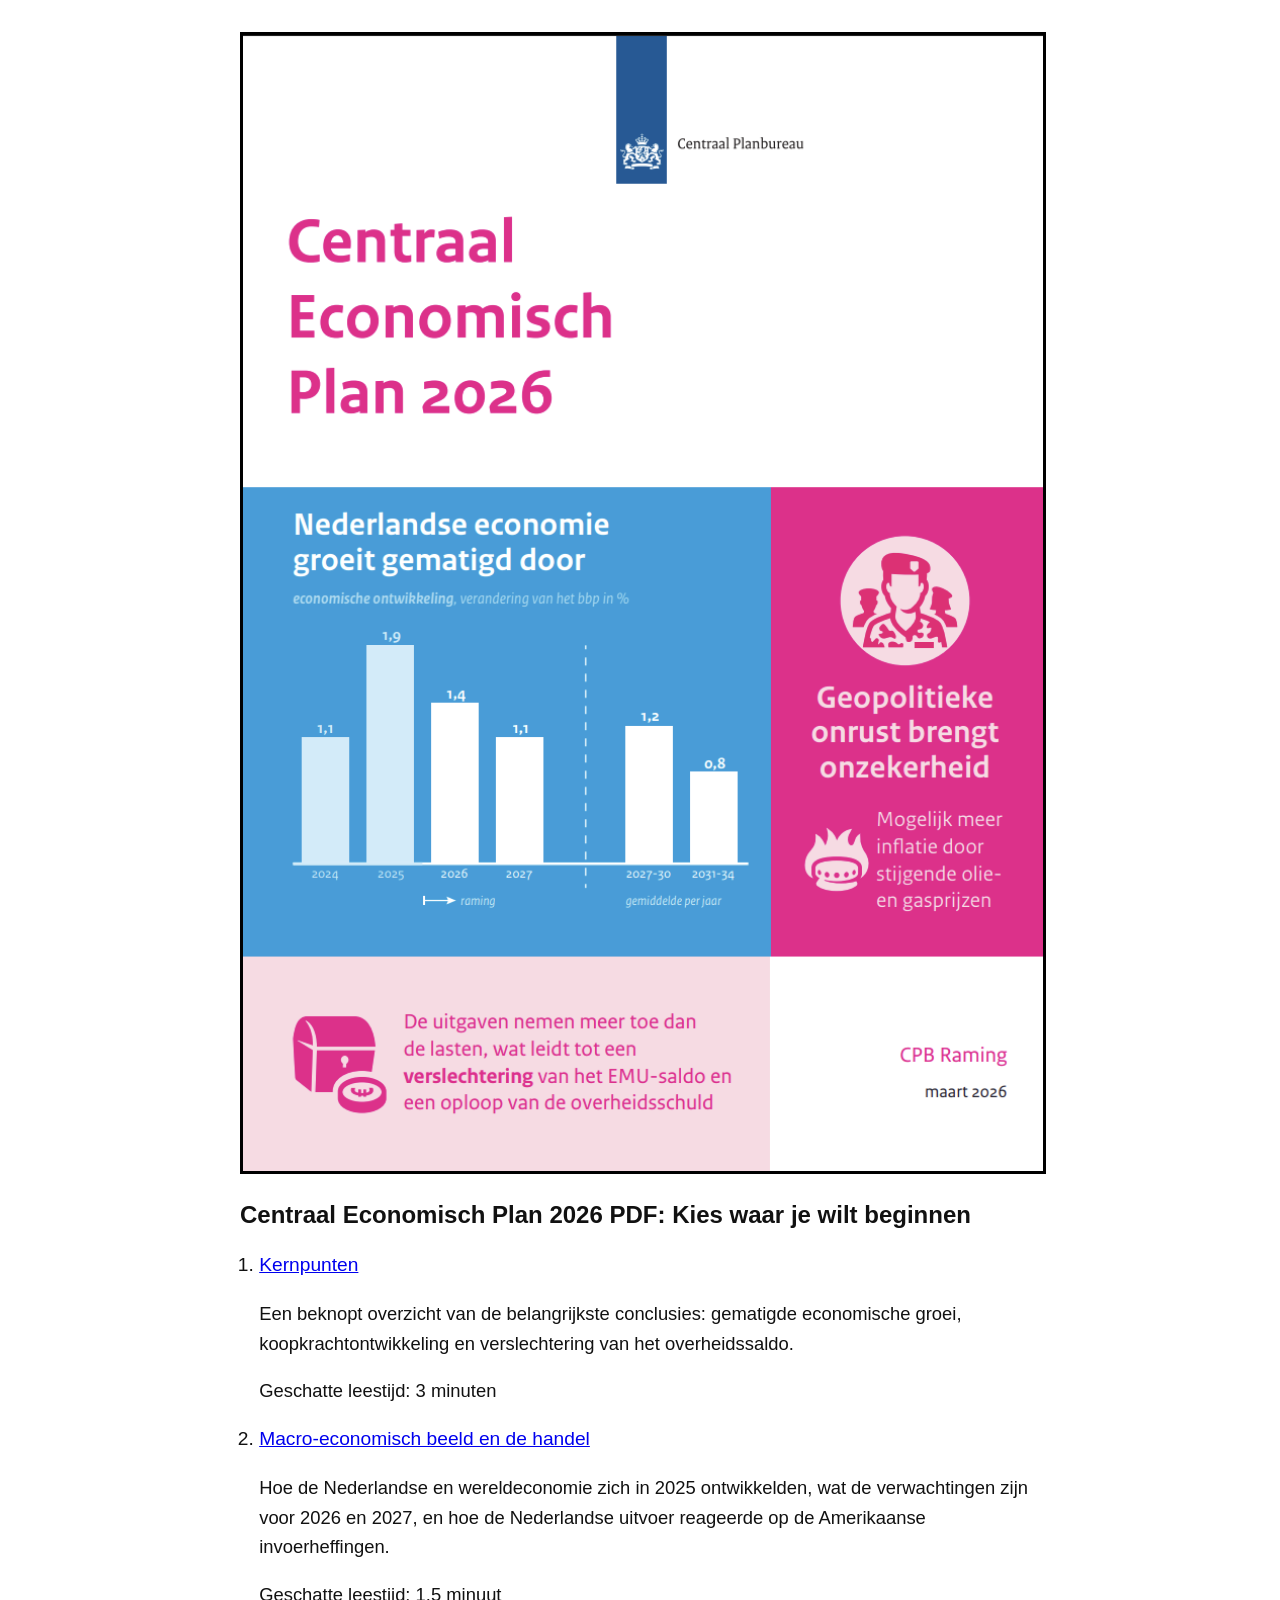
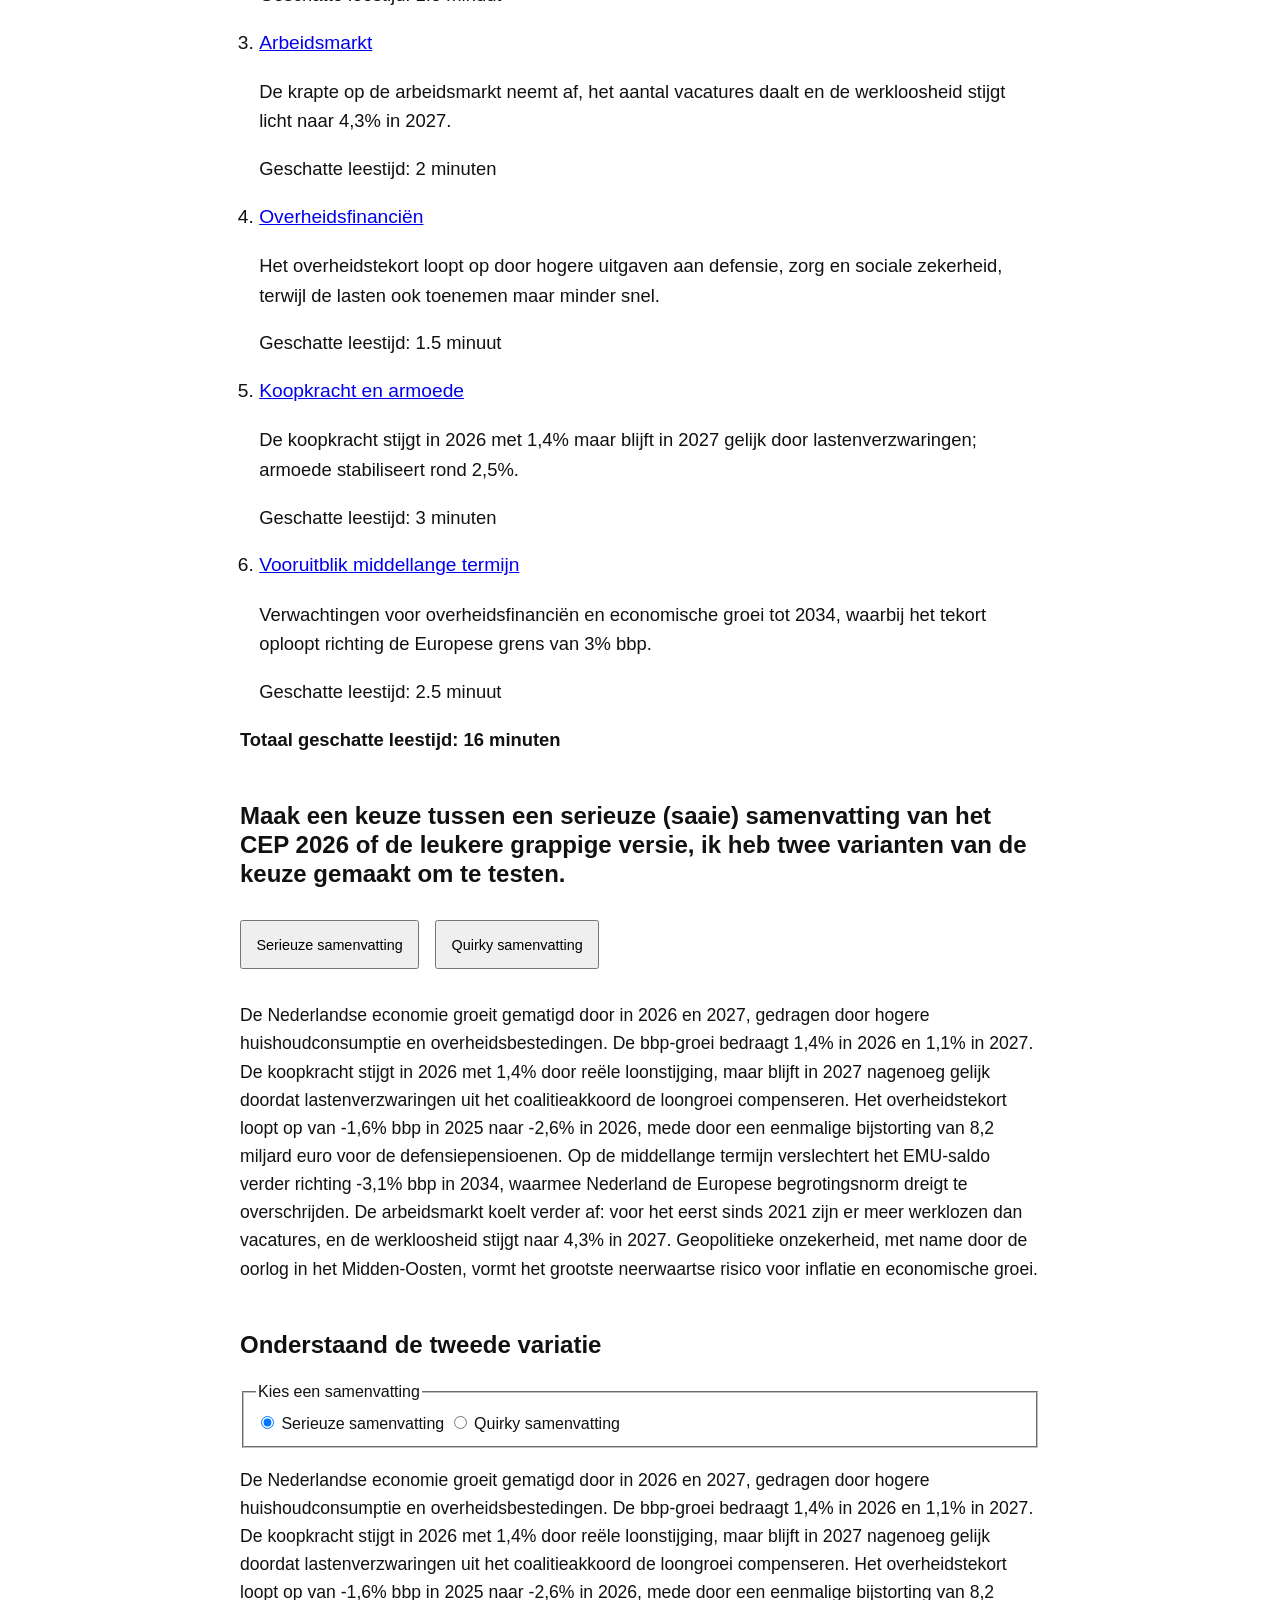
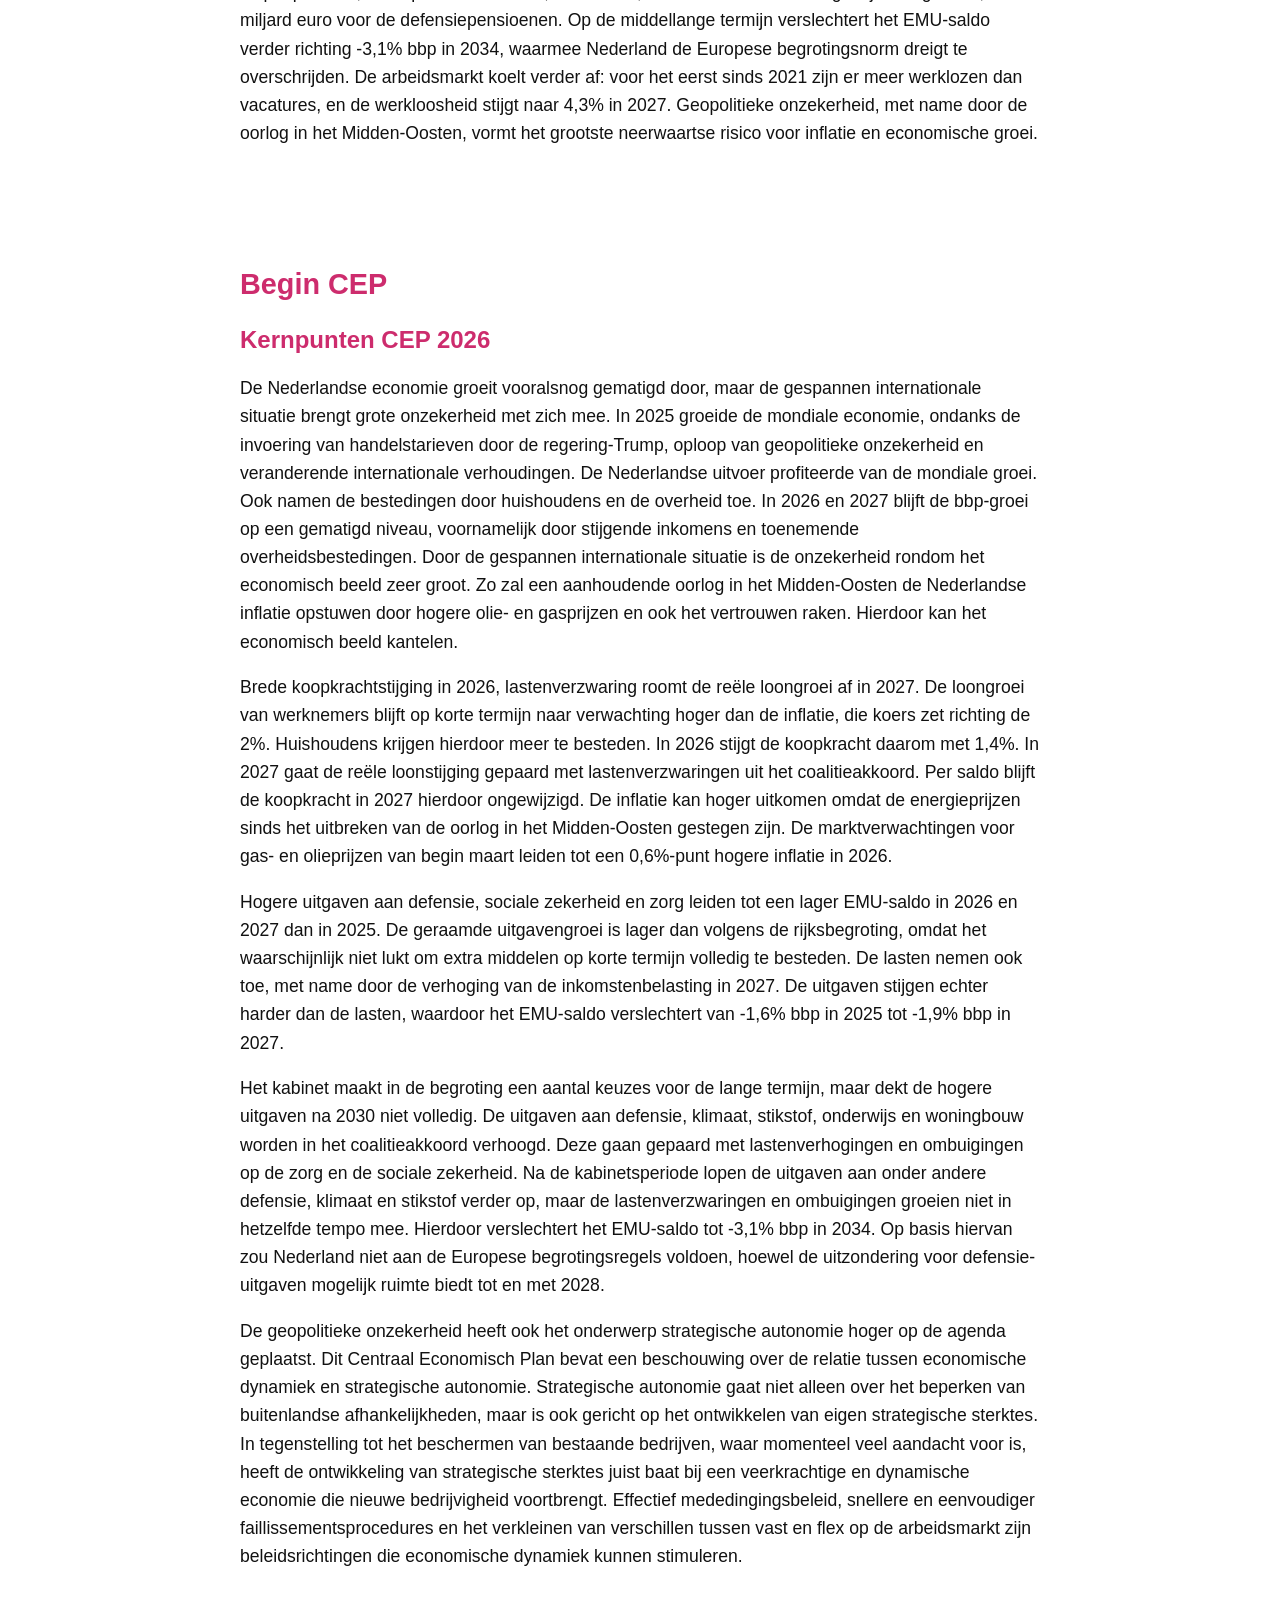
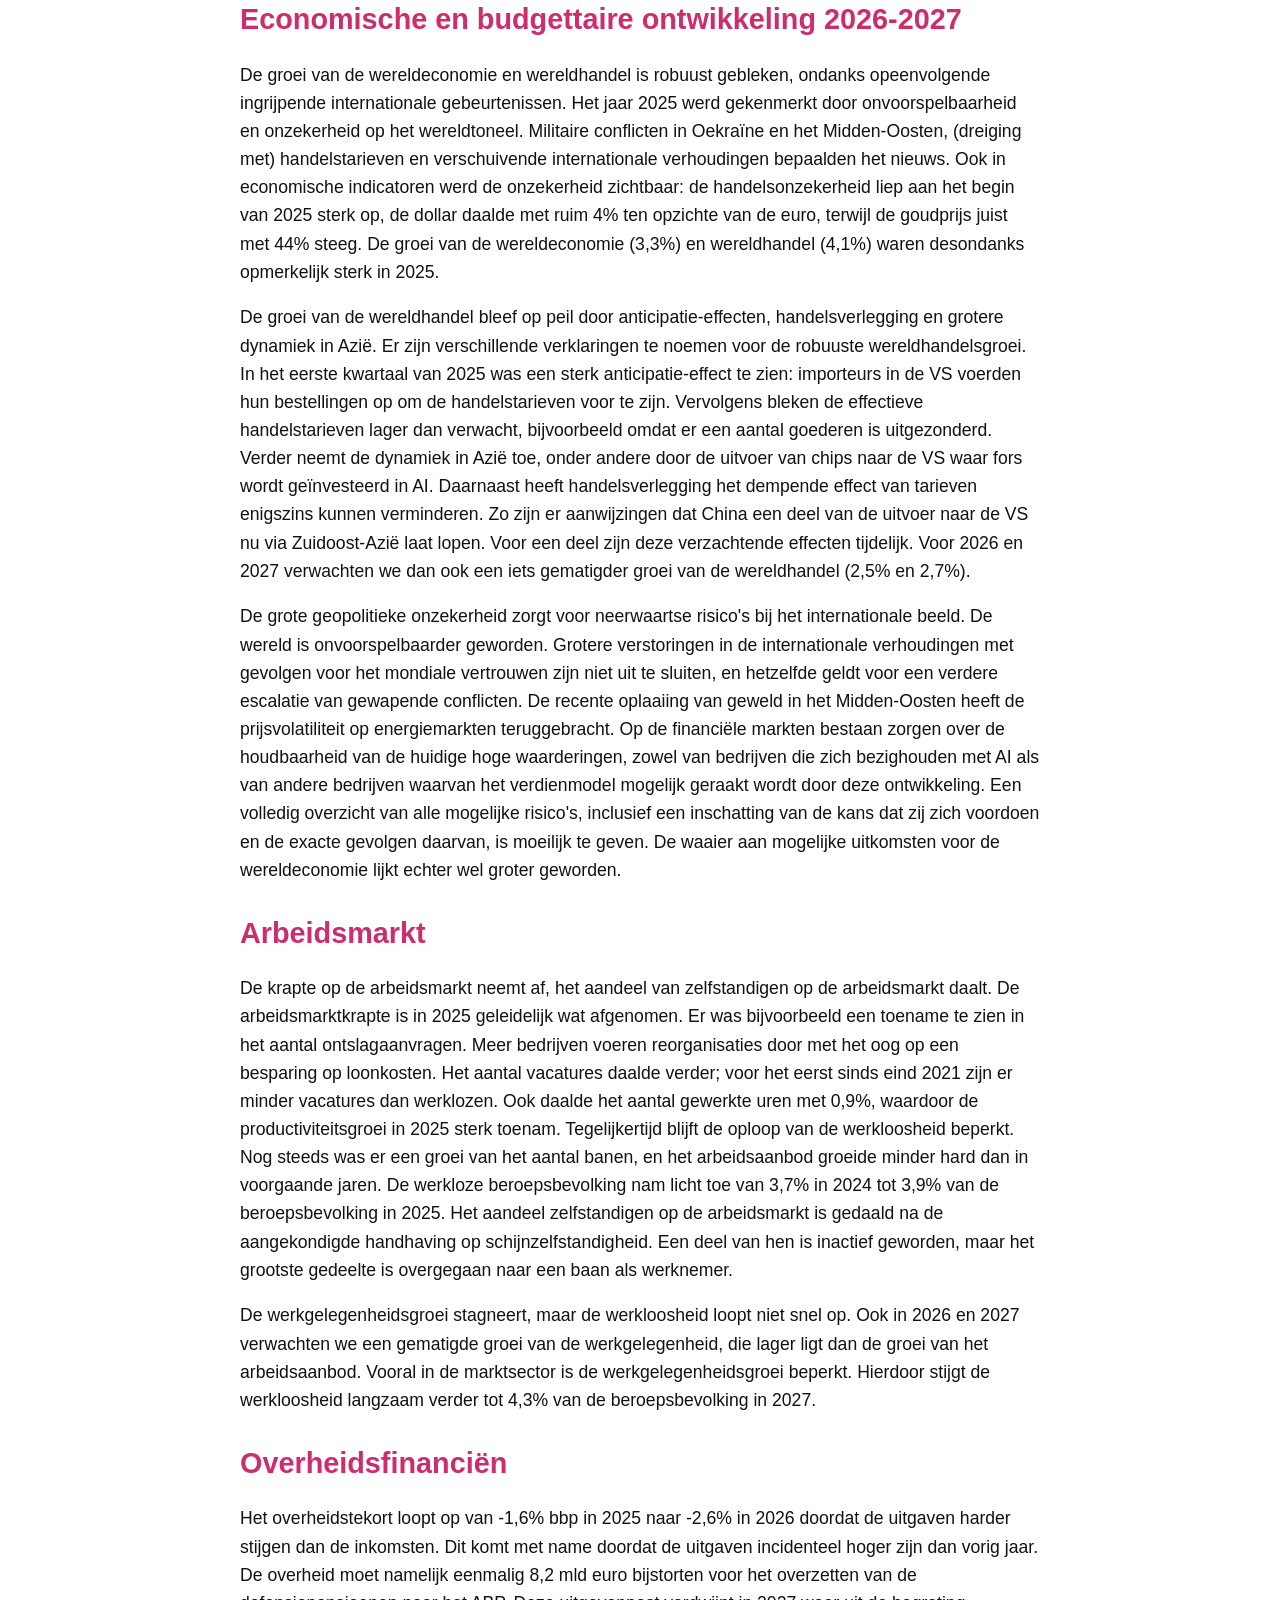
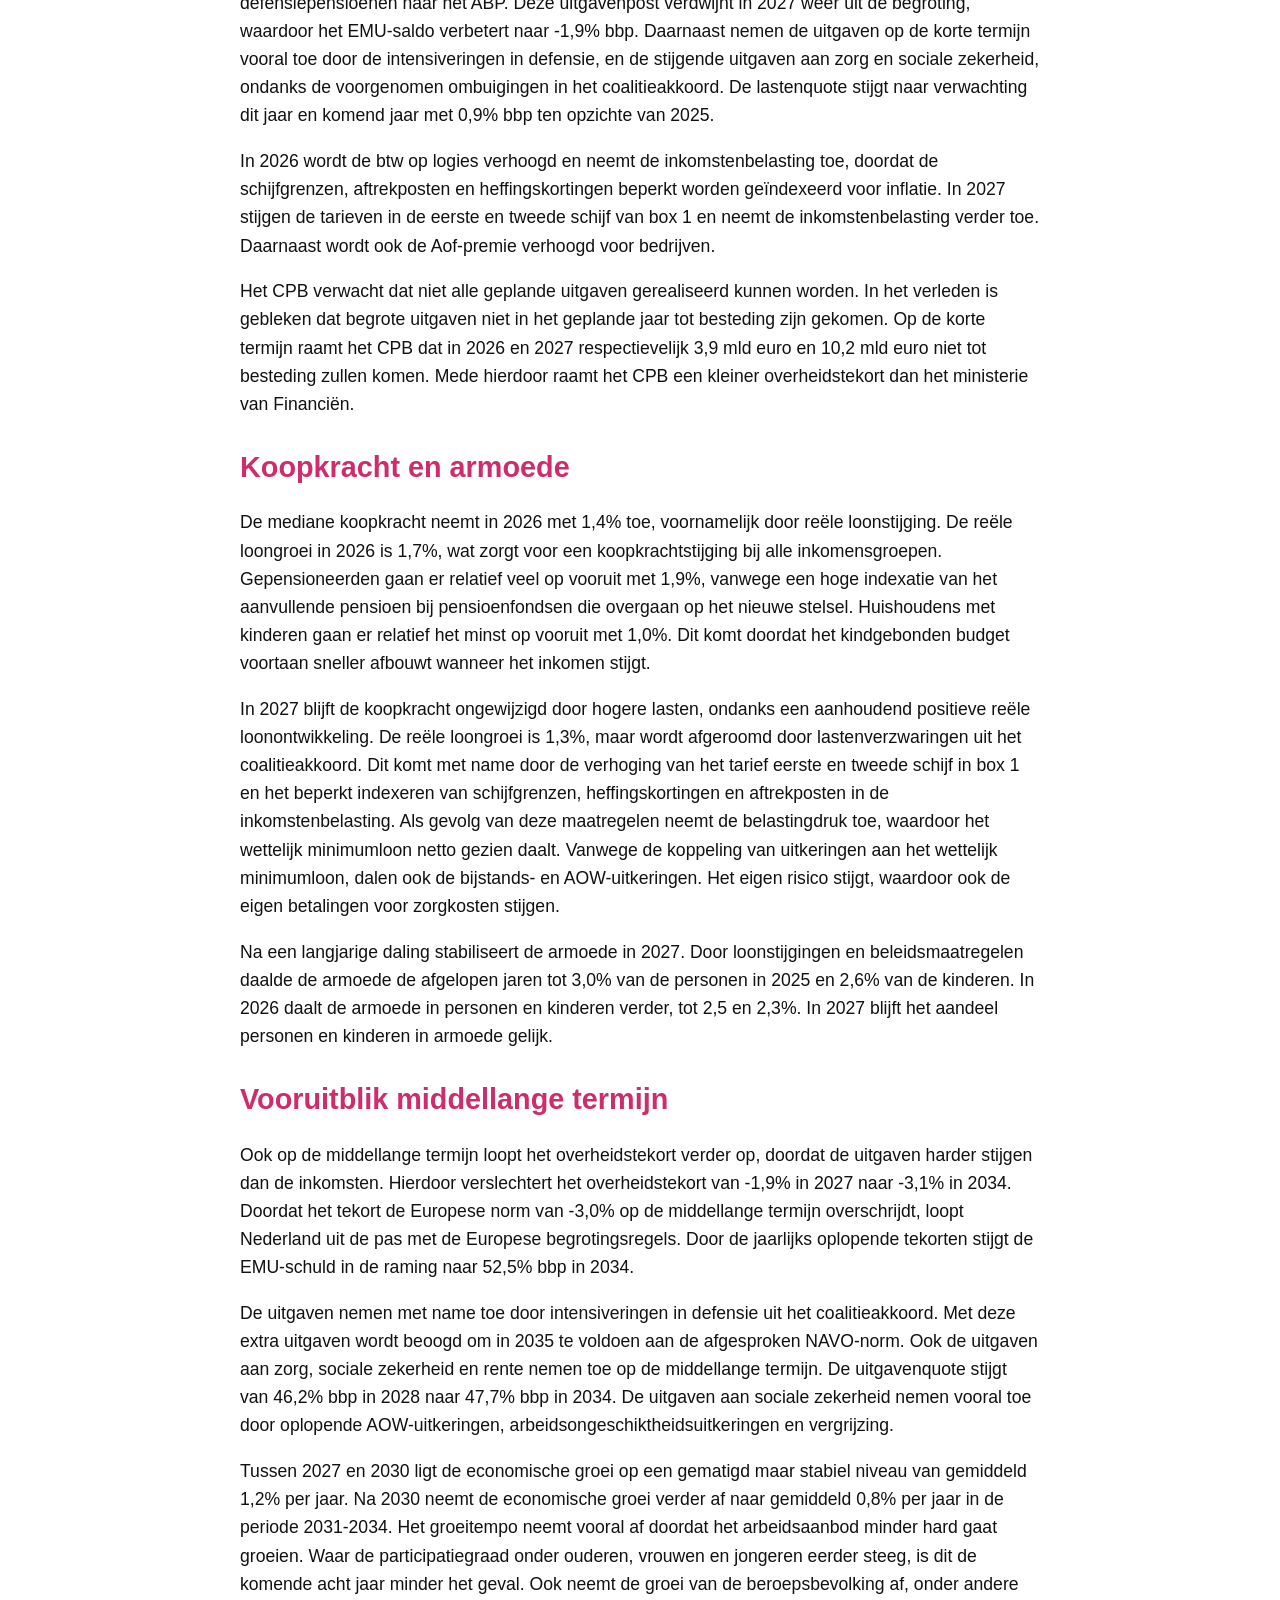
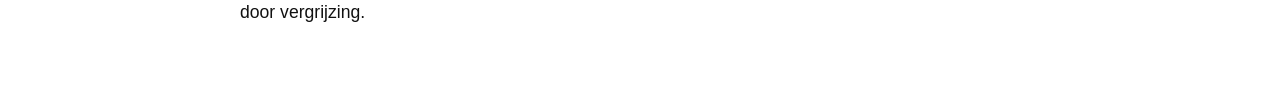
<file: index.html>
<!doctype html>
<html lang="nl">
  <head>
    <meta charset="UTF-8" />
    <meta name="viewport" content="width=device-width, initial-scale=1.0" />
    <title>Grip op migratie</title>
    <link rel="stylesheet" href="style.css" />
    <script defer src="index.js"></script>
    <script defer src="script.js"></script>
  </head>
  <header>
    <h2 class="sr-only">
      Dit is mijn derde prototype voor jou om te testen. Let op dat dit geen
      echte pdf is maar nagemaakt, succes!
    </h2>
    <img
      src="pdf.png"
      alt="pdf cover van het centraal economisch plan 2026 voor het idee"
    />
  </header>
  <body>
    <nav aria-label="Inhoudsopgave Centraal Economisch Plan 2026">
      <h2>Centraal Economisch Plan 2026 PDF: Kies waar je wilt beginnen</h2>
      <ol>
        <li>
          <a href="#section-kernpunten">Kernpunten</a>
          <p>
            Een beknopt overzicht van de belangrijkste conclusies: gematigde
            economische groei, koopkrachtontwikkeling en verslechtering van het
            overheidssaldo.
          </p>
          <p>Geschatte leestijd: 3 minuten</p>
        </li>
        <li>
          <a href="#section-macro">Macro-economisch beeld en de handel</a>
          <p>
            Hoe de Nederlandse en wereldeconomie zich in 2025 ontwikkelden, wat
            de verwachtingen zijn voor 2026 en 2027, en hoe de Nederlandse
            uitvoer reageerde op de Amerikaanse invoerheffingen.
          </p>
          <p>Geschatte leestijd: 1.5 minuut</p>
        </li>
        <li>
          <a href="#section-arbeidsmarkt">Arbeidsmarkt</a>
          <p>
            De krapte op de arbeidsmarkt neemt af, het aantal vacatures daalt en
            de werkloosheid stijgt licht naar 4,3% in 2027.
          </p>
          <p>Geschatte leestijd: 2 minuten</p>
        </li>
        <li>
          <a href="#section-overheidsfinancien">Overheidsfinanciën</a>
          <p>
            Het overheidstekort loopt op door hogere uitgaven aan defensie, zorg
            en sociale zekerheid, terwijl de lasten ook toenemen maar minder
            snel.
          </p>
          <p>Geschatte leestijd: 1.5 minuut</p>
        </li>
        <li>
          <a href="#section-koopkracht">Koopkracht en armoede</a>
          <p>
            De koopkracht stijgt in 2026 met 1,4% maar blijft in 2027 gelijk
            door lastenverzwaringen; armoede stabiliseert rond 2,5%.
          </p>
          <p>Geschatte leestijd: 3 minuten</p>
        </li>
        <li>
          <a href="#section-middellange-termijn"
            >Vooruitblik middellange termijn</a
          >
          <p>
            Verwachtingen voor overheidsfinanciën en economische groei tot 2034,
            waarbij het tekort oploopt richting de Europese grens van 3% bbp.
          </p>
          <p>Geschatte leestijd: 2.5 minuut</p>
        </li>
      </ol>
      <p>Totaal geschatte leestijd: 16 minuten</p>
    </nav>
    <h2 class="keuze">
      Maak een keuze tussen een serieuze (saaie) samenvatting van het CEP 2026
      of de leukere grappige versie, ik heb twee varianten van de keuze gemaakt
      om te testen.
    </h2>
    <div>
      <button class="serieus" aria-pressed="true">Serieuze samenvatting</button>

      <button class="quirky" aria-pressed="false">Quirky samenvatting</button>
    </div>

    <p class="samenvatting" aria-live="polite">
      De Nederlandse economie groeit gematigd door in 2026 en 2027, gedragen
      door hogere huishoudconsumptie en overheidsbestedingen. De bbp-groei
      bedraagt 1,4% in 2026 en 1,1% in 2027. De koopkracht stijgt in 2026 met
      1,4% door reële loonstijging, maar blijft in 2027 nagenoeg gelijk doordat
      lastenverzwaringen uit het coalitieakkoord de loongroei compenseren. Het
      overheidstekort loopt op van -1,6% bbp in 2025 naar -2,6% in 2026, mede
      door een eenmalige bijstorting van 8,2 miljard euro voor de
      defensiepensioenen. Op de middellange termijn verslechtert het EMU-saldo
      verder richting -3,1% bbp in 2034, waarmee Nederland de Europese
      begrotingsnorm dreigt te overschrijden. De arbeidsmarkt koelt verder af:
      voor het eerst sinds 2021 zijn er meer werklozen dan vacatures, en de
      werkloosheid stijgt naar 4,3% in 2027. Geopolitieke onzekerheid, met name
      door de oorlog in het Midden-Oosten, vormt het grootste neerwaartse risico
      voor inflatie en economische groei.
    </p>

    <h2 class="keuze">Onderstaand de tweede variatie</h2>
    <fieldset>
      <legend>Kies een samenvatting</legend>
      <label>
        <input type="radio" name="samenvatting" value="serieus" checked />
        Serieuze samenvatting
      </label>
      <label>
        <input type="radio" name="samenvatting" value="quirky" />
        Quirky samenvatting
      </label>
    </fieldset>
    <p class="samenvatting2" aria-live="polite">
      De Nederlandse economie groeit gematigd door in 2026 en 2027, gedragen
      door hogere huishoudconsumptie en overheidsbestedingen. De bbp-groei
      bedraagt 1,4% in 2026 en 1,1% in 2027. De koopkracht stijgt in 2026 met
      1,4% door reële loonstijging, maar blijft in 2027 nagenoeg gelijk doordat
      lastenverzwaringen uit het coalitieakkoord de loongroei compenseren. Het
      overheidstekort loopt op van -1,6% bbp in 2025 naar -2,6% in 2026, mede
      door een eenmalige bijstorting van 8,2 miljard euro voor de
      defensiepensioenen. Op de middellange termijn verslechtert het EMU-saldo
      verder richting -3,1% bbp in 2034, waarmee Nederland de Europese
      begrotingsnorm dreigt te overschrijden. De arbeidsmarkt koelt verder af:
      voor het eerst sinds 2021 zijn er meer werklozen dan vacatures, en de
      werkloosheid stijgt naar 4,3% in 2027. Geopolitieke onzekerheid, met name
      door de oorlog in het Midden-Oosten, vormt het grootste neerwaartse risico
      voor inflatie en economische groei.
    </p>

    <section class="beginDocument">
      <h2 class="header">Begin CEP</h2>
      <article id="section-kernpunten"></article>
      <h2 class="header">Kernpunten CEP 2026</h2>
      <p>
        De Nederlandse economie groeit vooralsnog gematigd door, maar de
        gespannen internationale situatie brengt grote onzekerheid met zich mee.
        In 2025 groeide de mondiale economie, ondanks de invoering van
        handelstarieven door de regering-Trump, oploop van geopolitieke
        onzekerheid en veranderende internationale verhoudingen. De Nederlandse
        uitvoer profiteerde van de mondiale groei. Ook namen de bestedingen door
        huishoudens en de overheid toe. In 2026 en 2027 blijft de bbp-groei op
        een gematigd niveau, voornamelijk door stijgende inkomens en toenemende
        overheidsbestedingen. Door de gespannen internationale situatie is de
        onzekerheid rondom het economisch beeld zeer groot. Zo zal een
        aanhoudende oorlog in het Midden-Oosten de Nederlandse inflatie opstuwen
        door hogere olie- en gasprijzen en ook het vertrouwen raken. Hierdoor
        kan het economisch beeld kantelen.
      </p>

      <p>
        Brede koopkrachtstijging in 2026, lastenverzwaring roomt de reële
        loongroei af in 2027. De loongroei van werknemers blijft op korte
        termijn naar verwachting hoger dan de inflatie, die koers zet richting
        de 2%. Huishoudens krijgen hierdoor meer te besteden. In 2026 stijgt de
        koopkracht daarom met 1,4%. In 2027 gaat de reële loonstijging gepaard
        met lastenverzwaringen uit het coalitieakkoord. Per saldo blijft de
        koopkracht in 2027 hierdoor ongewijzigd. De inflatie kan hoger uitkomen
        omdat de energieprijzen sinds het uitbreken van de oorlog in het
        Midden-Oosten gestegen zijn. De marktverwachtingen voor gas- en
        olieprijzen van begin maart leiden tot een 0,6%-punt hogere inflatie in
        2026.
      </p>

      <p>
        Hogere uitgaven aan defensie, sociale zekerheid en zorg leiden tot een
        lager EMU-saldo in 2026 en 2027 dan in 2025. De geraamde uitgavengroei
        is lager dan volgens de rijksbegroting, omdat het waarschijnlijk niet
        lukt om extra middelen op korte termijn volledig te besteden. De lasten
        nemen ook toe, met name door de verhoging van de inkomstenbelasting in
        2027. De uitgaven stijgen echter harder dan de lasten, waardoor het
        EMU-saldo verslechtert van -1,6% bbp in 2025 tot -1,9% bbp in 2027.
      </p>

      <p>
        Het kabinet maakt in de begroting een aantal keuzes voor de lange
        termijn, maar dekt de hogere uitgaven na 2030 niet volledig. De uitgaven
        aan defensie, klimaat, stikstof, onderwijs en woningbouw worden in het
        coalitieakkoord verhoogd. Deze gaan gepaard met lastenverhogingen en
        ombuigingen op de zorg en de sociale zekerheid. Na de kabinetsperiode
        lopen de uitgaven aan onder andere defensie, klimaat en stikstof verder
        op, maar de lastenverzwaringen en ombuigingen groeien niet in hetzelfde
        tempo mee. Hierdoor verslechtert het EMU-saldo tot -3,1% bbp in 2034. Op
        basis hiervan zou Nederland niet aan de Europese begrotingsregels
        voldoen, hoewel de uitzondering voor defensie-uitgaven mogelijk ruimte
        biedt tot en met 2028.
      </p>

      <p>
        De geopolitieke onzekerheid heeft ook het onderwerp strategische
        autonomie hoger op de agenda geplaatst. Dit Centraal Economisch Plan
        bevat een beschouwing over de relatie tussen economische dynamiek en
        strategische autonomie. Strategische autonomie gaat niet alleen over het
        beperken van buitenlandse afhankelijkheden, maar is ook gericht op het
        ontwikkelen van eigen strategische sterktes. In tegenstelling tot het
        beschermen van bestaande bedrijven, waar momenteel veel aandacht voor
        is, heeft de ontwikkeling van strategische sterktes juist baat bij een
        veerkrachtige en dynamische economie die nieuwe bedrijvigheid
        voortbrengt. Effectief mededingingsbeleid, snellere en eenvoudiger
        faillissementsprocedures en het verkleinen van verschillen tussen vast
        en flex op de arbeidsmarkt zijn beleidsrichtingen die economische
        dynamiek kunnen stimuleren.
      </p>
    </section>
    <section id="section-macro">
      <h2 class="header">Economische en budgettaire ontwikkeling 2026-2027</h2>
      <p>
        De groei van de wereldeconomie en wereldhandel is robuust gebleken,
        ondanks opeenvolgende ingrijpende internationale gebeurtenissen. Het
        jaar 2025 werd gekenmerkt door onvoorspelbaarheid en onzekerheid op het
        wereldtoneel. Militaire conflicten in Oekraïne en het Midden-Oosten,
        (dreiging met) handelstarieven en verschuivende internationale
        verhoudingen bepaalden het nieuws. Ook in economische indicatoren werd
        de onzekerheid zichtbaar: de handelsonzekerheid liep aan het begin van
        2025 sterk op, de dollar daalde met ruim 4% ten opzichte van de euro,
        terwijl de goudprijs juist met 44% steeg. De groei van de wereldeconomie
        (3,3%) en wereldhandel (4,1%) waren desondanks opmerkelijk sterk in
        2025.
      </p>

      <p>
        De groei van de wereldhandel bleef op peil door anticipatie-effecten,
        handelsverlegging en grotere dynamiek in Azië. Er zijn verschillende
        verklaringen te noemen voor de robuuste wereldhandelsgroei. In het
        eerste kwartaal van 2025 was een sterk anticipatie-effect te zien:
        importeurs in de VS voerden hun bestellingen op om de handelstarieven
        voor te zijn. Vervolgens bleken de effectieve handelstarieven lager dan
        verwacht, bijvoorbeeld omdat er een aantal goederen is uitgezonderd.
        Verder neemt de dynamiek in Azië toe, onder andere door de uitvoer van
        chips naar de VS waar fors wordt geïnvesteerd in AI. Daarnaast heeft
        handelsverlegging het dempende effect van tarieven enigszins kunnen
        verminderen. Zo zijn er aanwijzingen dat China een deel van de uitvoer
        naar de VS nu via Zuidoost-Azië laat lopen. Voor een deel zijn deze
        verzachtende effecten tijdelijk. Voor 2026 en 2027 verwachten we dan ook
        een iets gematigder groei van de wereldhandel (2,5% en 2,7%).
      </p>

      <p>
        De grote geopolitieke onzekerheid zorgt voor neerwaartse risico's bij
        het internationale beeld. De wereld is onvoorspelbaarder geworden.
        Grotere verstoringen in de internationale verhoudingen met gevolgen voor
        het mondiale vertrouwen zijn niet uit te sluiten, en hetzelfde geldt
        voor een verdere escalatie van gewapende conflicten. De recente
        oplaaiing van geweld in het Midden-Oosten heeft de prijsvolatiliteit op
        energiemarkten teruggebracht. Op de financiële markten bestaan zorgen
        over de houdbaarheid van de huidige hoge waarderingen, zowel van
        bedrijven die zich bezighouden met AI als van andere bedrijven waarvan
        het verdienmodel mogelijk geraakt wordt door deze ontwikkeling. Een
        volledig overzicht van alle mogelijke risico's, inclusief een
        inschatting van de kans dat zij zich voordoen en de exacte gevolgen
        daarvan, is moeilijk te geven. De waaier aan mogelijke uitkomsten voor
        de wereldeconomie lijkt echter wel groter geworden.
      </p>
    </section>
    <section id="section-arbeidsmarkt">
      <h2 class="header">Arbeidsmarkt</h2>
      <p>
        De krapte op de arbeidsmarkt neemt af, het aandeel van zelfstandigen op
        de arbeidsmarkt daalt. De arbeidsmarktkrapte is in 2025 geleidelijk wat
        afgenomen. Er was bijvoorbeeld een toename te zien in het aantal
        ontslagaanvragen. Meer bedrijven voeren reorganisaties door met het oog
        op een besparing op loonkosten. Het aantal vacatures daalde verder; voor
        het eerst sinds eind 2021 zijn er minder vacatures dan werklozen. Ook
        daalde het aantal gewerkte uren met 0,9%, waardoor de
        productiviteitsgroei in 2025 sterk toenam. Tegelijkertijd blijft de
        oploop van de werkloosheid beperkt. Nog steeds was er een groei van het
        aantal banen, en het arbeidsaanbod groeide minder hard dan in voorgaande
        jaren. De werkloze beroepsbevolking nam licht toe van 3,7% in 2024 tot
        3,9% van de beroepsbevolking in 2025. Het aandeel zelfstandigen op de
        arbeidsmarkt is gedaald na de aangekondigde handhaving op
        schijnzelfstandigheid. Een deel van hen is inactief geworden, maar het
        grootste gedeelte is overgegaan naar een baan als werknemer.
      </p>
      <p>
        De werkgelegenheidsgroei stagneert, maar de werkloosheid loopt niet snel
        op. Ook in 2026 en 2027 verwachten we een gematigde groei van de
        werkgelegenheid, die lager ligt dan de groei van het arbeidsaanbod.
        Vooral in de marktsector is de werkgelegenheidsgroei beperkt. Hierdoor
        stijgt de werkloosheid langzaam verder tot 4,3% van de beroepsbevolking
        in 2027.
      </p>
    </section>

    <section id="section-overheidsfinancien">
      <h2 class="header">Overheidsfinanciën</h2>
      <p>
        Het overheidstekort loopt op van -1,6% bbp in 2025 naar -2,6% in 2026
        doordat de uitgaven harder stijgen dan de inkomsten. Dit komt met name
        doordat de uitgaven incidenteel hoger zijn dan vorig jaar. De overheid
        moet namelijk eenmalig 8,2 mld euro bijstorten voor het overzetten van
        de defensiepensioenen naar het ABP. Deze uitgavenpost verdwijnt in 2027
        weer uit de begroting, waardoor het EMU-saldo verbetert naar -1,9% bbp.
        Daarnaast nemen de uitgaven op de korte termijn vooral toe door de
        intensiveringen in defensie, en de stijgende uitgaven aan zorg en
        sociale zekerheid, ondanks de voorgenomen ombuigingen in het
        coalitieakkoord. De lastenquote stijgt naar verwachting dit jaar en
        komend jaar met 0,9% bbp ten opzichte van 2025.
      </p>
      <p>
        In 2026 wordt de btw op logies verhoogd en neemt de inkomstenbelasting
        toe, doordat de schijfgrenzen, aftrekposten en heffingskortingen beperkt
        worden geïndexeerd voor inflatie. In 2027 stijgen de tarieven in de
        eerste en tweede schijf van box 1 en neemt de inkomstenbelasting verder
        toe. Daarnaast wordt ook de Aof-premie verhoogd voor bedrijven.
      </p>
      <p>
        Het CPB verwacht dat niet alle geplande uitgaven gerealiseerd kunnen
        worden. In het verleden is gebleken dat begrote uitgaven niet in het
        geplande jaar tot besteding zijn gekomen. Op de korte termijn raamt het
        CPB dat in 2026 en 2027 respectievelijk 3,9 mld euro en 10,2 mld euro
        niet tot besteding zullen komen. Mede hierdoor raamt het CPB een kleiner
        overheidstekort dan het ministerie van Financiën.
      </p>
    </section>

    <section id="section-koopkracht">
      <h2 class="header">Koopkracht en armoede</h2>
      <p>
        De mediane koopkracht neemt in 2026 met 1,4% toe, voornamelijk door
        reële loonstijging. De reële loongroei in 2026 is 1,7%, wat zorgt voor
        een koopkrachtstijging bij alle inkomensgroepen. Gepensioneerden gaan er
        relatief veel op vooruit met 1,9%, vanwege een hoge indexatie van het
        aanvullende pensioen bij pensioenfondsen die overgaan op het nieuwe
        stelsel. Huishoudens met kinderen gaan er relatief het minst op vooruit
        met 1,0%. Dit komt doordat het kindgebonden budget voortaan sneller
        afbouwt wanneer het inkomen stijgt.
      </p>
      <p>
        In 2027 blijft de koopkracht ongewijzigd door hogere lasten, ondanks een
        aanhoudend positieve reële loonontwikkeling. De reële loongroei is 1,3%,
        maar wordt afgeroomd door lastenverzwaringen uit het coalitieakkoord.
        Dit komt met name door de verhoging van het tarief eerste en tweede
        schijf in box 1 en het beperkt indexeren van schijfgrenzen,
        heffingskortingen en aftrekposten in de inkomstenbelasting. Als gevolg
        van deze maatregelen neemt de belastingdruk toe, waardoor het wettelijk
        minimumloon netto gezien daalt. Vanwege de koppeling van uitkeringen aan
        het wettelijk minimumloon, dalen ook de bijstands- en AOW-uitkeringen.
        Het eigen risico stijgt, waardoor ook de eigen betalingen voor
        zorgkosten stijgen.
      </p>
      <p>
        Na een langjarige daling stabiliseert de armoede in 2027. Door
        loonstijgingen en beleidsmaatregelen daalde de armoede de afgelopen
        jaren tot 3,0% van de personen in 2025 en 2,6% van de kinderen. In 2026
        daalt de armoede in personen en kinderen verder, tot 2,5 en 2,3%. In
        2027 blijft het aandeel personen en kinderen in armoede gelijk.
      </p>
    </section>

    <section id="section-middellange-termijn">
      <h2 class="header">Vooruitblik middellange termijn</h2>
      <p>
        Ook op de middellange termijn loopt het overheidstekort verder op,
        doordat de uitgaven harder stijgen dan de inkomsten. Hierdoor
        verslechtert het overheidstekort van -1,9% in 2027 naar -3,1% in 2034.
        Doordat het tekort de Europese norm van -3,0% op de middellange termijn
        overschrijdt, loopt Nederland uit de pas met de Europese
        begrotingsregels. Door de jaarlijks oplopende tekorten stijgt de
        EMU-schuld in de raming naar 52,5% bbp in 2034.
      </p>
      <p>
        De uitgaven nemen met name toe door intensiveringen in defensie uit het
        coalitieakkoord. Met deze extra uitgaven wordt beoogd om in 2035 te
        voldoen aan de afgesproken NAVO-norm. Ook de uitgaven aan zorg, sociale
        zekerheid en rente nemen toe op de middellange termijn. De uitgavenquote
        stijgt van 46,2% bbp in 2028 naar 47,7% bbp in 2034. De uitgaven aan
        sociale zekerheid nemen vooral toe door oplopende AOW-uitkeringen,
        arbeidsongeschiktheidsuitkeringen en vergrijzing.
      </p>
      <p>
        Tussen 2027 en 2030 ligt de economische groei op een gematigd maar
        stabiel niveau van gemiddeld 1,2% per jaar. Na 2030 neemt de economische
        groei verder af naar gemiddeld 0,8% per jaar in de periode 2031-2034.
        Het groeitempo neemt vooral af doordat het arbeidsaanbod minder hard
        gaat groeien. Waar de participatiegraad onder ouderen, vrouwen en
        jongeren eerder steeg, is dit de komende acht jaar minder het geval. Ook
        neemt de groei van de beroepsbevolking af, onder andere door
        vergrijzing.
      </p>
    </section>
  </body>
</html>
</file>
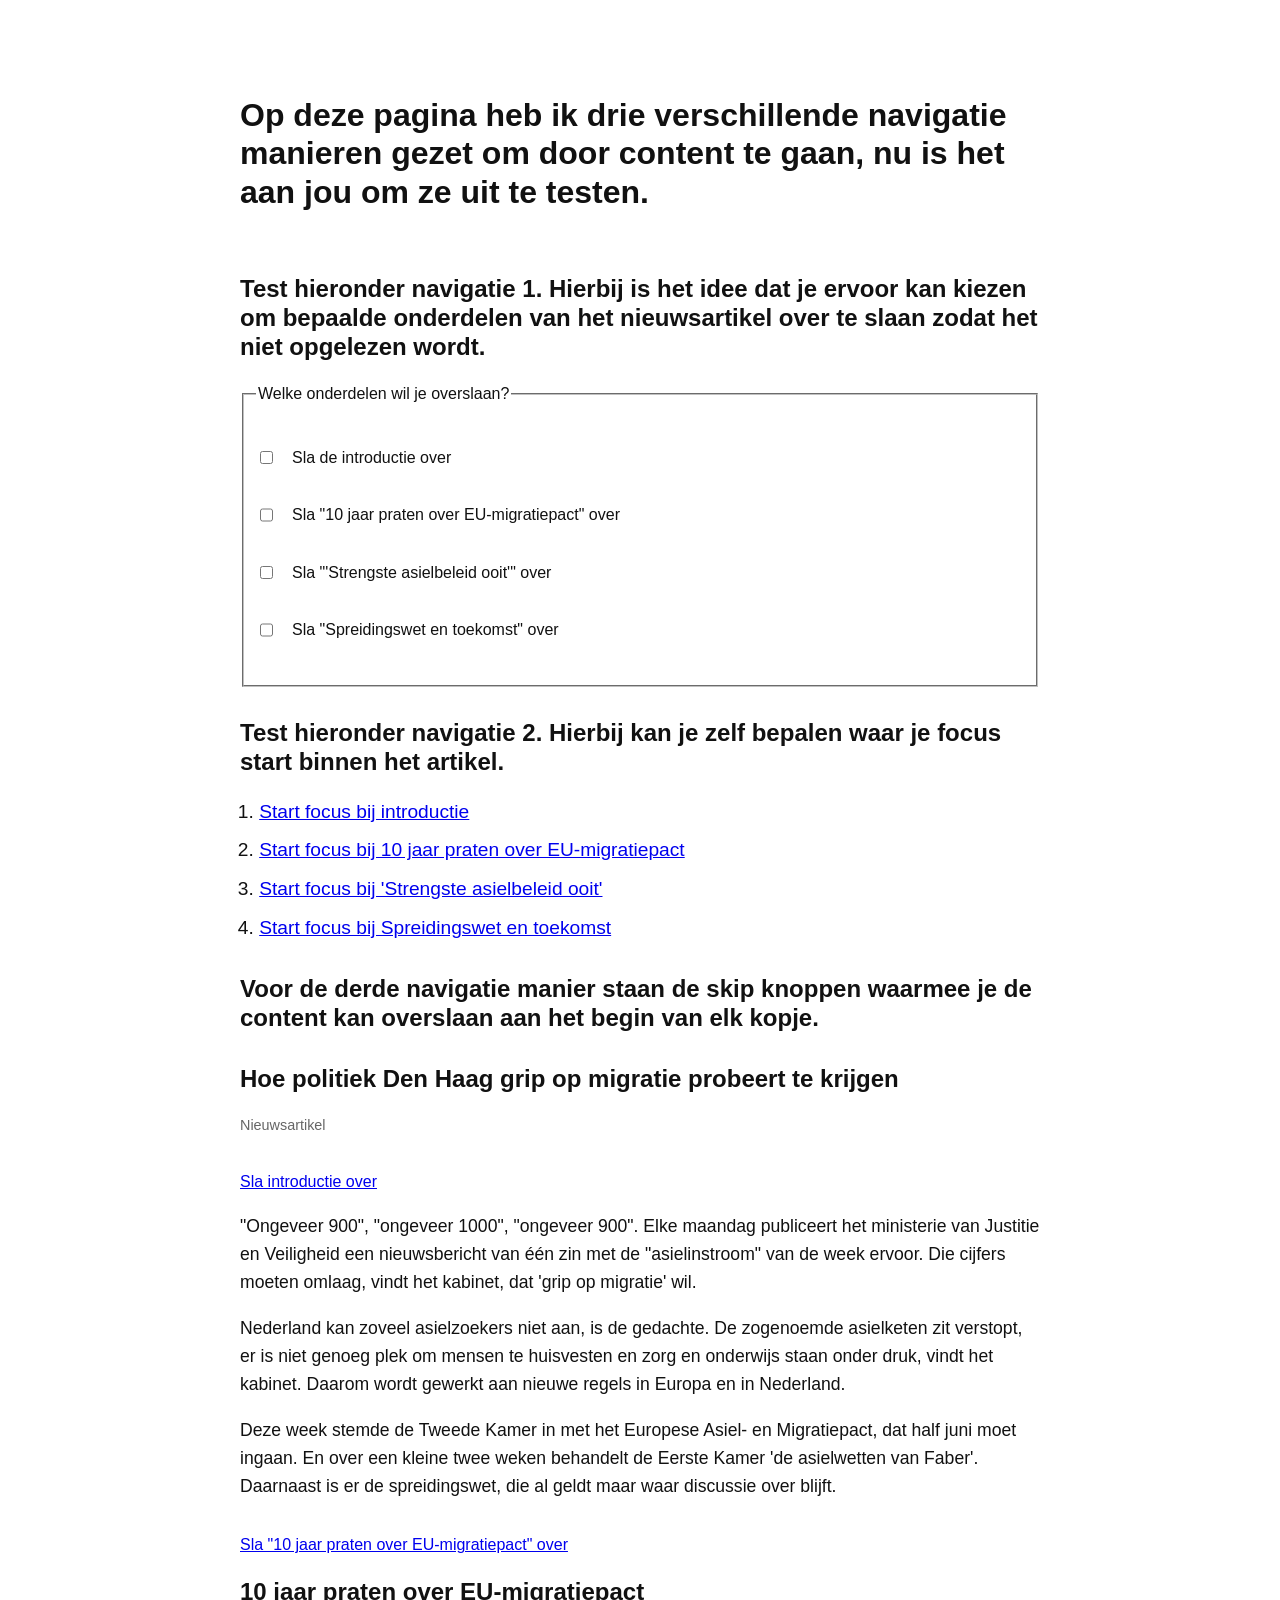
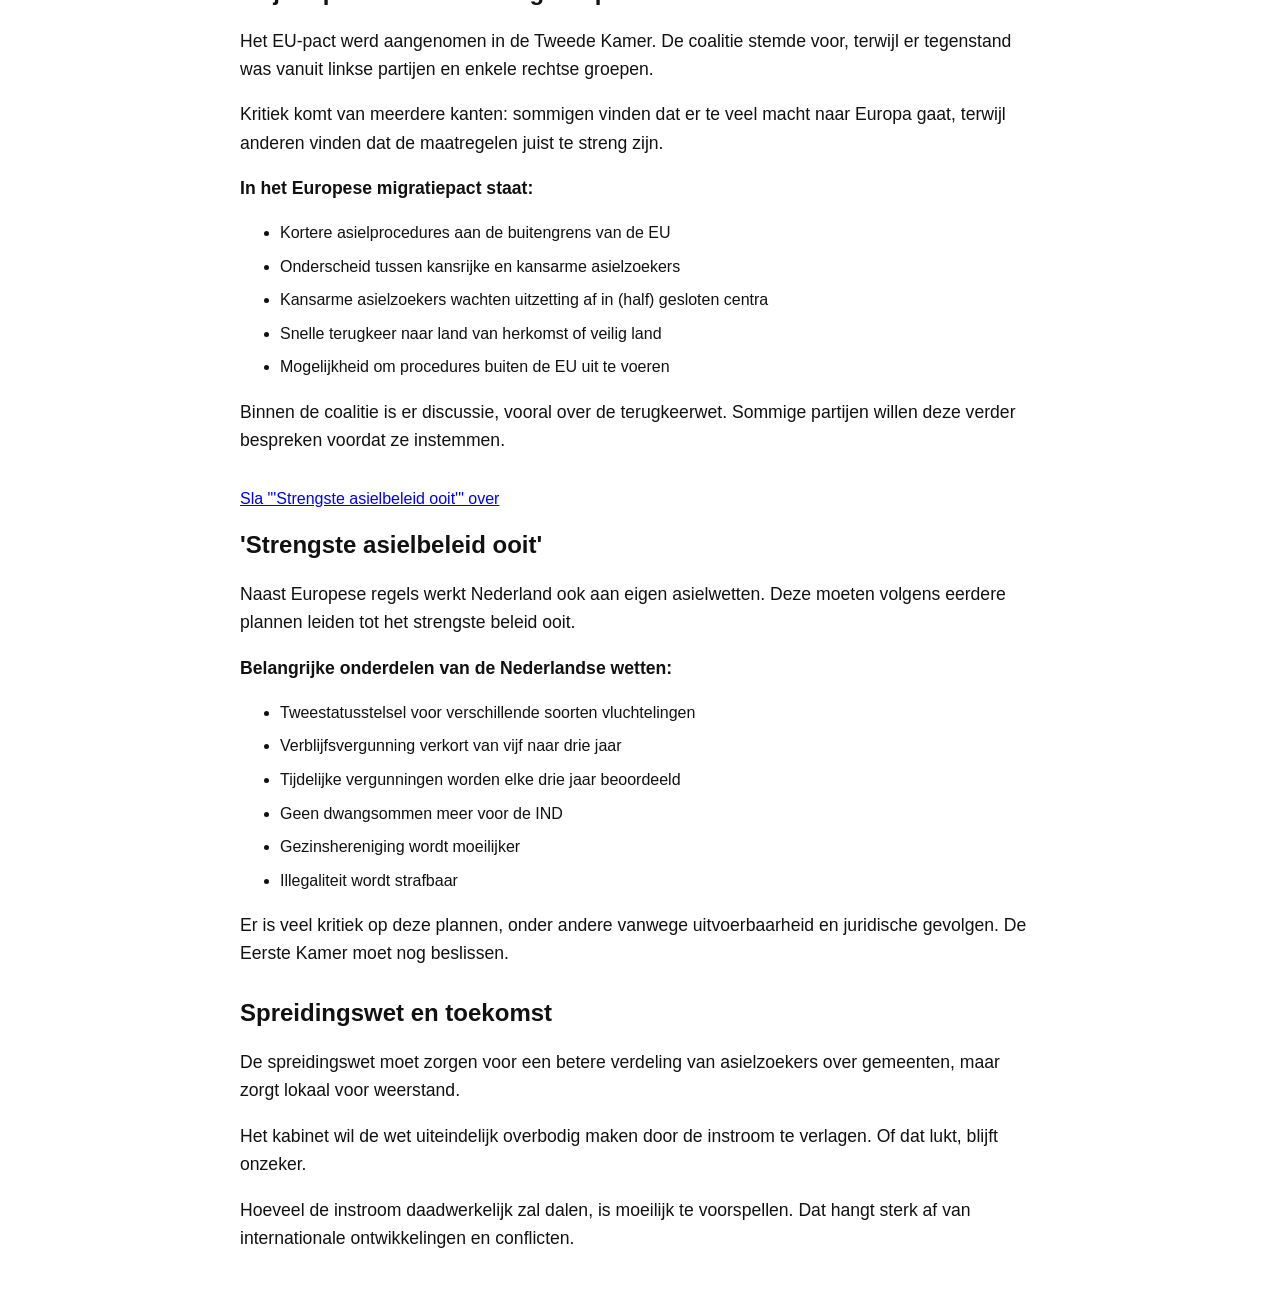
<file: prototype1.html>
<!doctype html>
<html lang="nl">
  <head>
    <meta charset="UTF-8" />
    <meta name="viewport" content="width=device-width, initial-scale=1.0" />
    <title>Grip op migratie</title>
    <link rel="stylesheet" href="style.css" />
  </head>

  <body>
    <h1>
      Op deze pagina heb ik drie verschillende navigatie manieren gezet om door
      content te gaan, nu is het aan jou om ze uit te testen.
    </h1>
    <section>
      <h2>
        Test hieronder navigatie 1. Hierbij is het idee dat je ervoor kan kiezen
        om bepaalde onderdelen van het nieuwsartikel over te slaan zodat het
        niet opgelezen wordt.
      </h2>
      <fieldset>
        <legend>Welke onderdelen wil je overslaan?</legend>
        <div>
          <input type="checkbox" id="skip-intro" name="skip-intro" />
          <label for="skip-intro">Sla de introductie over</label>
        </div>
        <div>
          <input type="checkbox" id="skip-eu-pact" name="skip-eu-pact" />
          <label for="skip-eu-pact"
            >Sla "10 jaar praten over EU-migratiepact" over</label
          >
        </div>
        <div>
          <input type="checkbox" id="skip-strengste" name="skip-strengste" />
          <label for="skip-strengste"
            >Sla "'Strengste asielbeleid ooit'" over</label
          >
        </div>
        <div>
          <input type="checkbox" id="skip-spreiding" name="skip-spreiding" />
          <label for="skip-spreiding"
            >Sla "Spreidingswet en toekomst" over</label
          >
        </div>
      </fieldset>
    </section>

    <!-- AANPAK 2 — Table of contents met skip-links -->
    <section>
      <h2>
        Test hieronder navigatie 2. Hierbij kan je zelf bepalen waar je focus
        start binnen het artikel.
      </h2>
      <nav aria-label="Inhoudsopgave artikel">
        <ol>
          <li><a href="#section-intro">Start focus bij introductie</a></li>
          <li>
            <a href="#section-eu-pact"
              >Start focus bij 10 jaar praten over EU-migratiepact</a
            >
          </li>
          <li>
            <a href="#section-strengste"
              >Start focus bij 'Strengste asielbeleid ooit'</a
            >
          </li>
          <li>
            <a href="#section-spreiding"
              >Start focus bij Spreidingswet en toekomst</a
            >
          </li>
        </ol>
      </nav>
    </section>

    <!-- AANPAK 3 — Per sectie een skip-knop -->
    <section>
      <h2>
        Voor de derde navigatie manier staan de skip knoppen waarmee je de
        content kan overslaan aan het begin van elk kopje.
      </h2>
    </section>

    <article>
      <header>
        <h2>Hoe politiek Den Haag grip op migratie probeert te krijgen</h2>
        <p class="meta">Nieuwsartikel</p>
      </header>

      <section id="section-intro" tabindex="-1">
        <a href="#section-eu-pact">Sla introductie over</a>
        <p>
          "Ongeveer 900", "ongeveer 1000", "ongeveer 900". Elke maandag
          publiceert het ministerie van Justitie en Veiligheid een nieuwsbericht
          van één zin met de "asielinstroom" van de week ervoor. Die cijfers
          moeten omlaag, vindt het kabinet, dat 'grip op migratie' wil.
        </p>
        <p>
          Nederland kan zoveel asielzoekers niet aan, is de gedachte. De
          zogenoemde asielketen zit verstopt, er is niet genoeg plek om mensen
          te huisvesten en zorg en onderwijs staan onder druk, vindt het
          kabinet. Daarom wordt gewerkt aan nieuwe regels in Europa en in
          Nederland.
        </p>
        <p>
          Deze week stemde de Tweede Kamer in met het Europese Asiel- en
          Migratiepact, dat half juni moet ingaan. En over een kleine twee weken
          behandelt de Eerste Kamer 'de asielwetten van Faber'. Daarnaast is er
          de spreidingswet, die al geldt maar waar discussie over blijft.
        </p>
      </section>

      <section
        id="section-eu-pact"
        aria-labelledby="heading-eu-pact"
        tabindex="-1"
      >
        <a href="#section-strengste"
          >Sla "10 jaar praten over EU-migratiepact" over</a
        >
        <h2 id="heading-eu-pact">10 jaar praten over EU-migratiepact</h2>
        <p>
          Het EU-pact werd aangenomen in de Tweede Kamer. De coalitie stemde
          voor, terwijl er tegenstand was vanuit linkse partijen en enkele
          rechtse groepen.
        </p>
        <p>
          Kritiek komt van meerdere kanten: sommigen vinden dat er te veel macht
          naar Europa gaat, terwijl anderen vinden dat de maatregelen juist te
          streng zijn.
        </p>
        <p><strong>In het Europese migratiepact staat:</strong></p>
        <ul>
          <li>Kortere asielprocedures aan de buitengrens van de EU</li>
          <li>Onderscheid tussen kansrijke en kansarme asielzoekers</li>
          <li>
            Kansarme asielzoekers wachten uitzetting af in (half) gesloten
            centra
          </li>
          <li>Snelle terugkeer naar land van herkomst of veilig land</li>
          <li>Mogelijkheid om procedures buiten de EU uit te voeren</li>
        </ul>
        <p>
          Binnen de coalitie is er discussie, vooral over de terugkeerwet.
          Sommige partijen willen deze verder bespreken voordat ze instemmen.
        </p>
      </section>

      <section
        id="section-strengste"
        aria-labelledby="heading-strengste"
        tabindex="-1"
      >
        <a href="#section-spreiding">Sla "'Strengste asielbeleid ooit'" over</a>
        <h2 id="heading-strengste">'Strengste asielbeleid ooit'</h2>
        <p>
          Naast Europese regels werkt Nederland ook aan eigen asielwetten. Deze
          moeten volgens eerdere plannen leiden tot het strengste beleid ooit.
        </p>
        <p>
          <strong>Belangrijke onderdelen van de Nederlandse wetten:</strong>
        </p>
        <ul>
          <li>Tweestatusstelsel voor verschillende soorten vluchtelingen</li>
          <li>Verblijfsvergunning verkort van vijf naar drie jaar</li>
          <li>Tijdelijke vergunningen worden elke drie jaar beoordeeld</li>
          <li>Geen dwangsommen meer voor de IND</li>
          <li>Gezinshereniging wordt moeilijker</li>
          <li>Illegaliteit wordt strafbaar</li>
        </ul>
        <p>
          Er is veel kritiek op deze plannen, onder andere vanwege
          uitvoerbaarheid en juridische gevolgen. De Eerste Kamer moet nog
          beslissen.
        </p>
      </section>

      <section
        id="section-spreiding"
        aria-labelledby="heading-spreiding"
        tabindex="-1"
      >
        <h2 id="heading-spreiding">Spreidingswet en toekomst</h2>
        <p>
          De spreidingswet moet zorgen voor een betere verdeling van
          asielzoekers over gemeenten, maar zorgt lokaal voor weerstand.
        </p>
        <p>
          Het kabinet wil de wet uiteindelijk overbodig maken door de instroom
          te verlagen. Of dat lukt, blijft onzeker.
        </p>
        <p>
          Hoeveel de instroom daadwerkelijk zal dalen, is moeilijk te
          voorspellen. Dat hangt sterk af van internationale ontwikkelingen en
          conflicten.
        </p>
      </section>
    </article>
  </body>
</html>
</file>
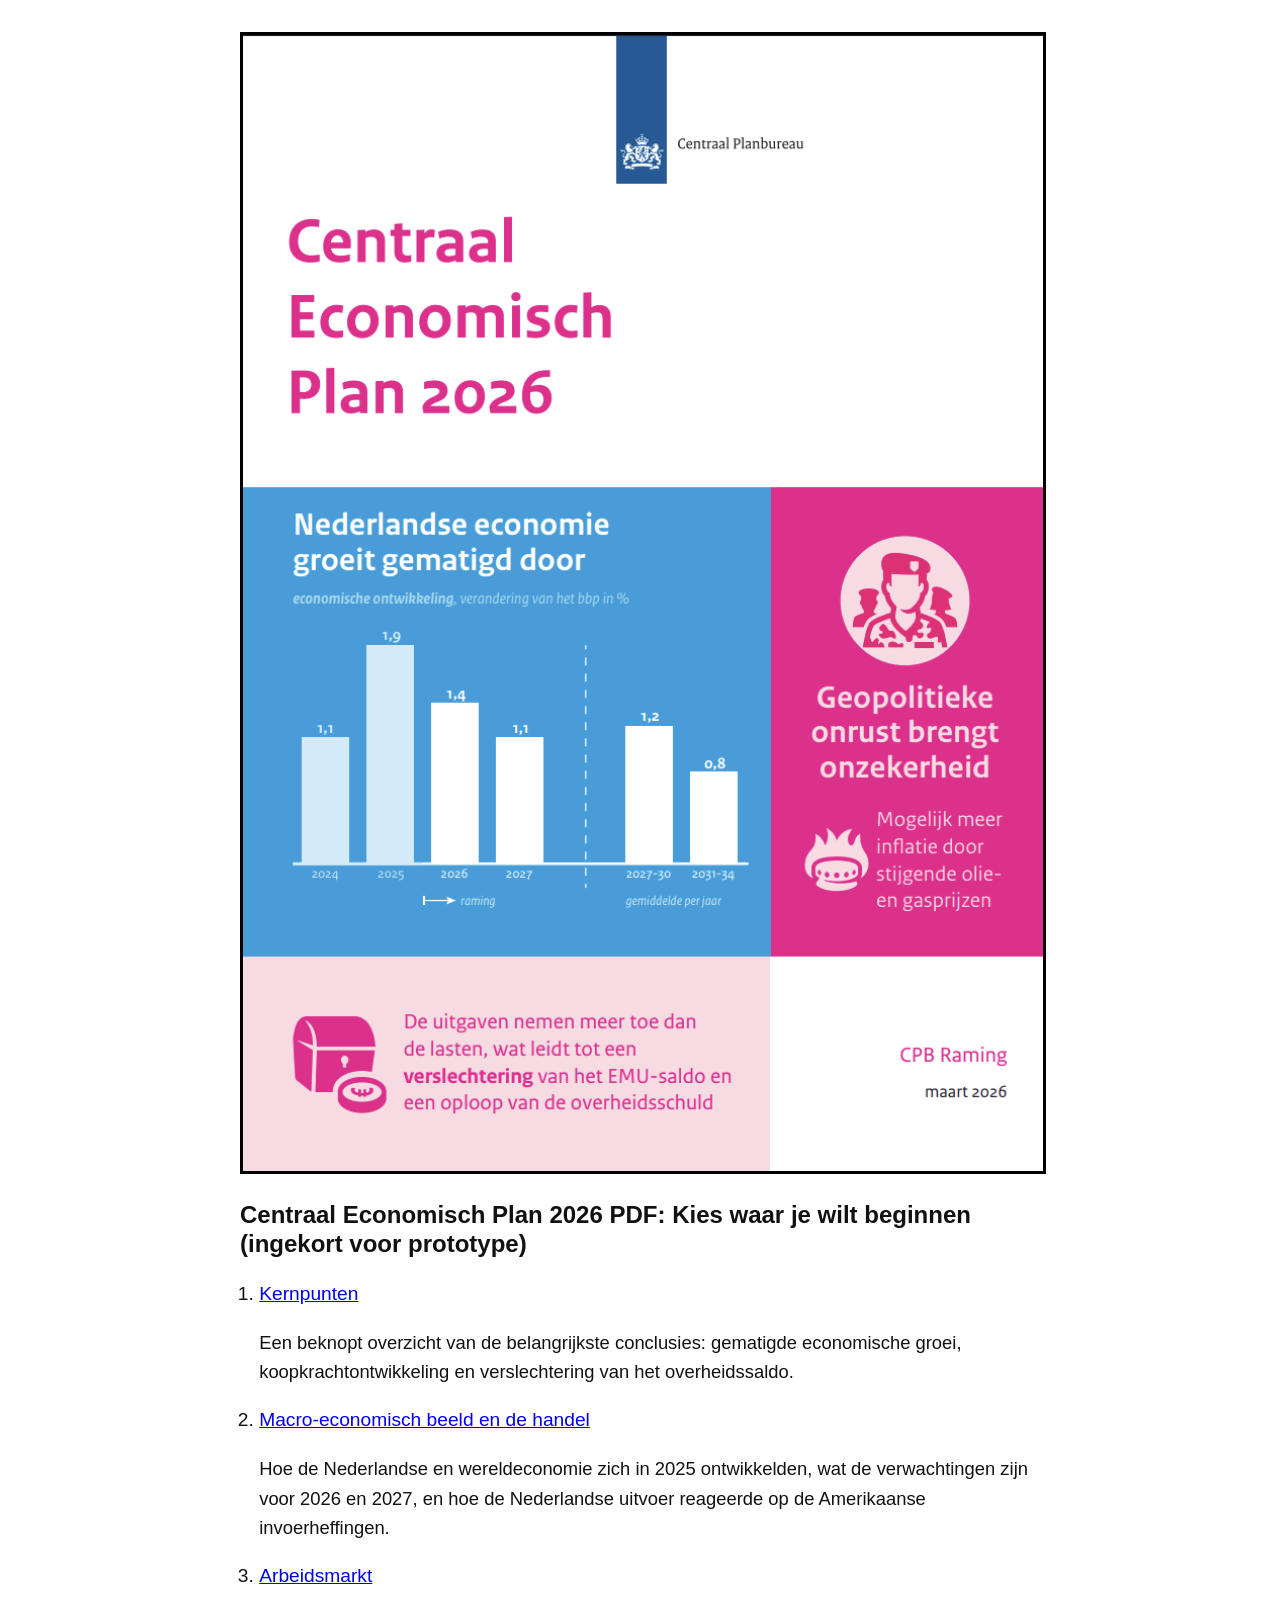
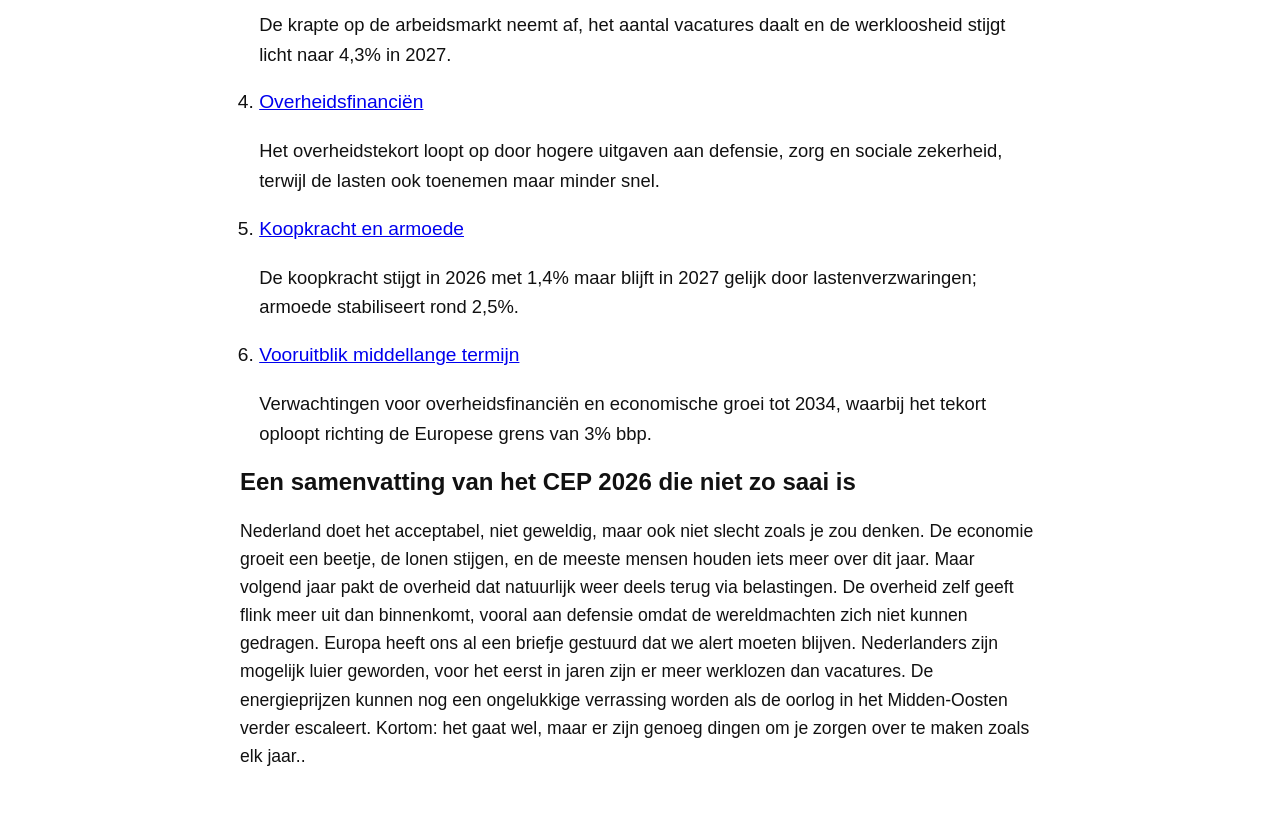
<file: prototype2.html>
<!doctype html>
<html lang="nl">
  <head>
    <meta charset="UTF-8" />
    <meta name="viewport" content="width=device-width, initial-scale=1.0" />
    <title>Grip op migratie</title>
    <link rel="stylesheet" href="style.css" />
  </head>
  <header>
    <img
      src="pdf.png"
      alt="pdf cover van het centraal economisch plan 2026 voor het idee"
    />
  </header>
  <body>
    <nav aria-label="Inhoudsopgave Centraal Economisch Plan 2026">
      <h2>
        Centraal Economisch Plan 2026 PDF: Kies waar je wilt beginnen (ingekort
        voor prototype)
      </h2>
      <ol>
        <li>
          <a href="#section-kernpunten">Kernpunten</a>
          <p>
            Een beknopt overzicht van de belangrijkste conclusies: gematigde
            economische groei, koopkrachtontwikkeling en verslechtering van het
            overheidssaldo.
          </p>
        </li>
        <li>
          <a href="#section-macro">Macro-economisch beeld en de handel</a>
          <p>
            Hoe de Nederlandse en wereldeconomie zich in 2025 ontwikkelden, wat
            de verwachtingen zijn voor 2026 en 2027, en hoe de Nederlandse
            uitvoer reageerde op de Amerikaanse invoerheffingen.
          </p>
        </li>
        <li>
          <a href="#section-arbeidsmarkt">Arbeidsmarkt</a>
          <p>
            De krapte op de arbeidsmarkt neemt af, het aantal vacatures daalt en
            de werkloosheid stijgt licht naar 4,3% in 2027.
          </p>
        </li>
        <li>
          <a href="#section-overheidsfinancien">Overheidsfinanciën</a>
          <p>
            Het overheidstekort loopt op door hogere uitgaven aan defensie, zorg
            en sociale zekerheid, terwijl de lasten ook toenemen maar minder
            snel.
          </p>
        </li>
        <li>
          <a href="#section-koopkracht">Koopkracht en armoede</a>
          <p>
            De koopkracht stijgt in 2026 met 1,4% maar blijft in 2027 gelijk
            door lastenverzwaringen; armoede stabiliseert rond 2,5%.
          </p>
        </li>
        <li>
          <a href="#section-middellange-termijn"
            >Vooruitblik middellange termijn</a
          >
          <p>
            Verwachtingen voor overheidsfinanciën en economische groei tot 2034,
            waarbij het tekort oploopt richting de Europese grens van 3% bbp.
          </p>
        </li>
      </ol>
    </nav>
    <h2>Een samenvatting van het CEP 2026 die niet zo saai is</h2>
    <p>
      Nederland doet het acceptabel, niet geweldig, maar ook niet slecht zoals
      je zou denken. De economie groeit een beetje, de lonen stijgen, en de
      meeste mensen houden iets meer over dit jaar. Maar volgend jaar pakt de
      overheid dat natuurlijk weer deels terug via belastingen. De overheid zelf
      geeft flink meer uit dan binnenkomt, vooral aan defensie omdat de
      wereldmachten zich niet kunnen gedragen. Europa heeft ons al een briefje
      gestuurd dat we alert moeten blijven. Nederlanders zijn mogelijk luier
      geworden, voor het eerst in jaren zijn er meer werklozen dan vacatures. De
      energieprijzen kunnen nog een ongelukkige verrassing worden als de oorlog
      in het Midden-Oosten verder escaleert. Kortom: het gaat wel, maar er zijn
      genoeg dingen om je zorgen over te maken zoals elk jaar..
    </p>
  </body>
</html>
</file>
<file: style.css>
body {
  font-family: Arial, sans-serif;
  line-height: 1.6;
  max-width: 800px;
  margin: 0 auto;
  padding: 2rem;
  color: #111;
}

h1 {
  margin: 4rem 0rem;
}

h1,
h2 {
  line-height: 1.2;
}

.meta {
  color: #666;
  font-size: 0.9rem;
  margin-bottom: 2rem;
}

section {
  margin-bottom: 2rem;
}

ol {
  padding-left: 1.2rem;
}

ol li::marker {
  font-size: 1.2rem;
}

li {
  margin-bottom: 0.5rem;
  p {
    font-size: 1.15rem;
  }
  a {
    font-size: 1.2rem;
  }
}

nav > p {
  font-weight: bold;
  font-size: 1.15rem;
}

img {
  width: 100%;
  border: 3px solid black;
}

div {
  display: flex;
  gap: 1em;
  margin: 2em 0;
}

button {
  padding: 1em;
  font-size: 0.9rem;
}

.beginDocument {
  margin-top: 15%;
}

.header {
  color: rgb(205, 44, 109);
}

.header:first-of-type {
  font-size: 1.8rem;
}

.sr-only {
  clip: rect(1px, 1px, 1px, 1px);
  clip-path: inset(50%);
  height: 1px;
  width: 1px;
  margin: -1px;
  overflow: hidden;
  padding: 0;
  position: absolute;
}

.keuze {
  margin-top: 2em;
}

button:focus-visible {
  outline: 3px solid rgb(205, 44, 109);
  outline-offset: 2px;
}

p {
  font-size: 1.1em;
}
</file>
